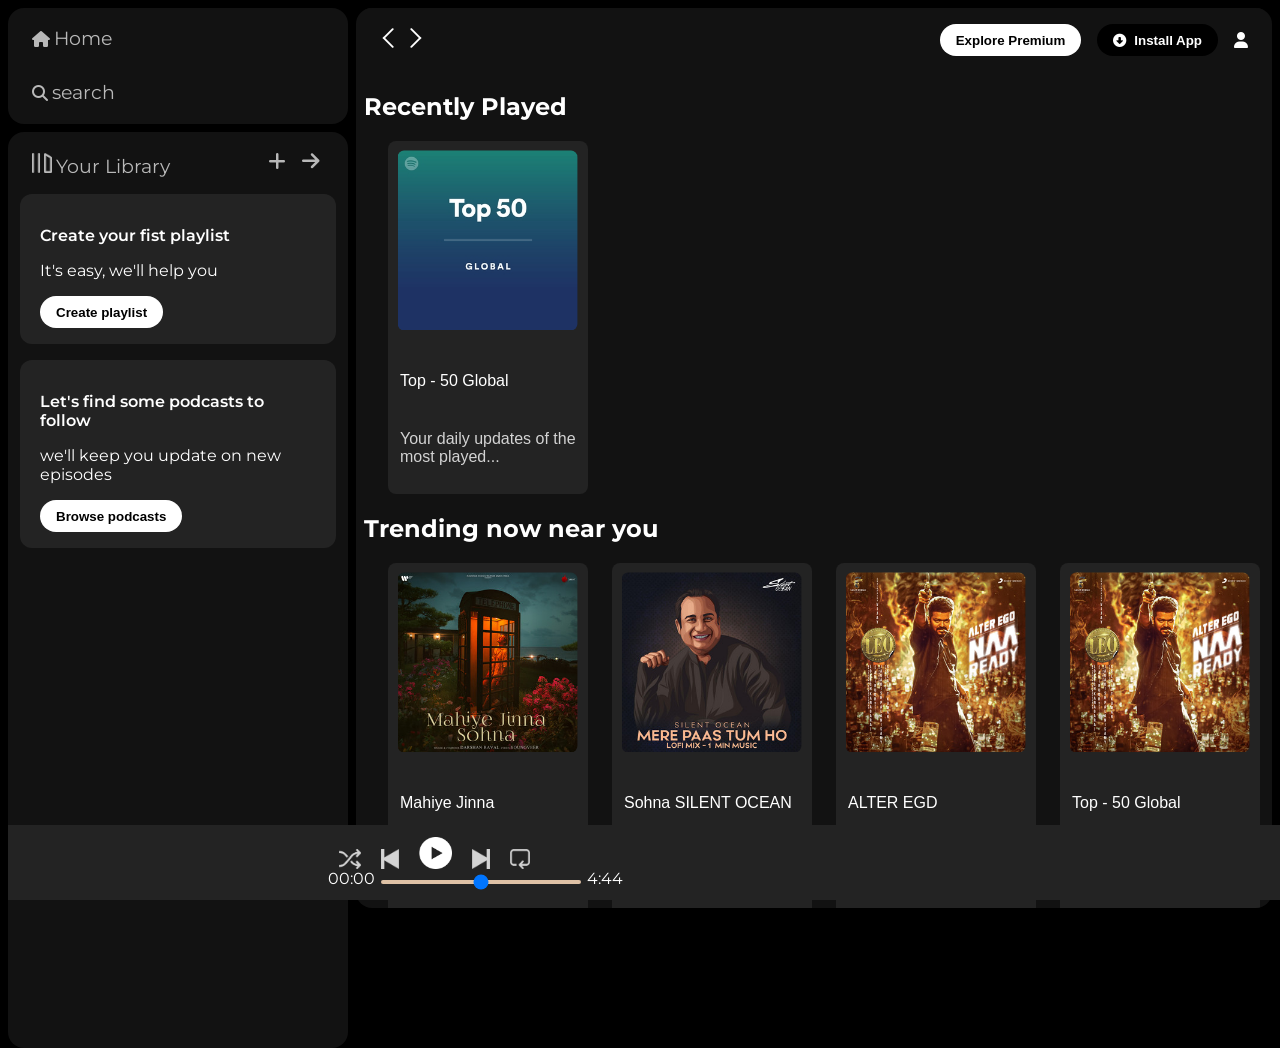
<file: index.html>
<!DOCTYPE html>
<html lang="en">
<head>
  <meta charset="UTF-8" />
  <meta name="viewport" content="width=device-width, initial-scale=1.0" />
  
  <!-- Font Awesome Icons -->
  <link
    rel="stylesheet"
    href="https://cdnjs.cloudflare.com/ajax/libs/font-awesome/6.7.2/css/all.min.css"
    integrity="sha512-Evv84Mr4kqVGRNSgIGL/F/aIDqQb7xQ2vcrdIwxfjThSH8CSR7PBEakCr51Ck+w+/U6swU2Im1vVX0SVk9ABhg=="
    crossorigin="anonymous"
    referrerpolicy="no-referrer"
  />

  <!-- Favicon -->
  <link rel="icon" href="/image/logo.png" />
  

  <title>Spotify-Web Player: Music for everyone</title>
  <link rel="stylesheet" href="style.css">
  <link rel="preconnect" href="https://fonts.googleapis.com">
  <link rel="preconnect" href="https://fonts.gstatic.com" 
  crossorigin>
  <link href="https://fonts.googleapis.com/css2?family=Montserrat:ital,wght@0,100..900;1,100..900&family=Open+Sans:ital,wght@0,300..800;1,300..800&display=swap" rel="stylesheet">
</head>
<body>
    <div class="main">
        <div class="sidebar">
            <div class="nav">
                <div class="nav-option">
                    <i class="fa-solid fa-house"></i>
                    <a href="#">Home</a>
                </div> 
                <div class="nav-option">
                    <i class="fa-solid fa-magnifying-glass"></i>
                    <a href="#">search</a>
                </div>
            </div >
            <div class="library">
                <div class="options">
                    <div class="lib-option nav-option">
                        <img src="./image/library_icon.png">
                        <a href="#">Your Library</a>
                    </div>
                    <div class="icons">
                        <i class="fa-solid fa-plus"></i>
                        <i class="fa-solid fa-arrow-right"></i>
                    </div>
                 </div>
                <div class="lib-boxes">
                    <div class="box">
                        <p class="box-p1">Create your fist playlist</p>
                        <p class="box-p2">It's easy, we'll help you</p>
                        <button class="badge">Create playlist</button>
                    </div>
                    <div class="box">
                        <p class="box-p1">Let's find some podcasts to follow</p>
                        <p class="box-p2">we'll keep you update on new episodes</p>
                        <button class="badge">Browse podcasts</button>
                    </div>
                </div>
            </div>
        </div>
        <div class="main-content">
            <div class="sticky-nav">
                <div class="sticky-nav-icons">
                   <img src="./image/backward_icon.png">
                   <img src="./image/forward_icon.png">
                </div>
                <div class="sticky-nav-options">
                     <button class="badge nav-items">Explore Premium</button>
                     <button class="badge nav-items dark-badge"><i class="fa-solid fa-circle-down" style="margin-right: 0.5rem;"></i>Install App</button>
                     <i class="fa-solid fa-user nav-items"></i>
                </div>
                
               
            </div>
            
                <h2>Recently Played</h2>
                <div class="cards-container">
            
                    <div class="card">
                        <img src="./image/card1img.jpeg">
                      
                         <p class="card-title">Top - 50 Global</p>
                         <p class="card-info">Your daily updates of the most played...</p>
                    </div>
                </div>

                <h2>Trending now near you</h2>
                <div class="cards-container">
                    <div class="card">
                        <img src="./image/card2img.jpeg">
                      
                         <p class="card-title">Mahiye Jinna</p>
                         <p class="card-info">Your daily updates of the most played...</p>
                    </div>
                    <div class="card">
                        <img src="./image/card3img.jpeg">
                      
                         <p class="card-title">Sohna SILENT OCEAN</p>
                         <p class="card-info">MERE PASS TUM HO...</p>
                    </div>
                    <div class="card">
                        <img src="./image/card4img.jpeg">
                      
                         <p class="card-title">ALTER EGD </p>
                         <p class="card-info">NM READY...</p>
                    </div>
                    <div class="card">
                        <img src="./image/card4img.jpeg">
                      
                         <p class="card-title">Top - 50 Global</p>
                         <p class="card-info">Your daily updates of the most played...</p>
                    </div>
                </div>
                  <h2>Feature Chart</h2>
                <div class="cards-container">
            
                    <div class="card">
                        <img src="./image/card5img.jpeg">
                      
                         <p class="card-title">Top - Songs Global</p>
                         <p class="card-info">Your daily updates of the most played...</p>
                    </div>
                    
                    <div class="card">
                        <img src="./image/card6img.jpeg">
                      
                         <p class="card-title">Top - Songs India</p>
                         <p class="card-info">Your daily updates of the most played...</p>
                    </div>
                    
                    <div class="card">
                        <img src="./image/card4img.jpeg">
                      
                         <p class="card-title">AlERT EDG</p>
                         <p class="card-info">Your daily updates of the most played...</p>
                    </div>
                    
                    <div class="card">
                        <img src="./image/card1img.jpeg">
                      
                         <p class="card-title">Top - 50 Global</p>
                         <p class="card-info">Your daily updates of the most played...</p>
                    </div>
                </div>


                 <div class="footer">
                    <div class="line"></div>
                 </div>
                 
        </div>
       
      

        <div class="music-player">
            <div class="album"></div>
            <div class="player">
                <div class="player-controls">
                    <img src="./image/player_icon1.png" class="player-control-icons">
                    <img src="./image/player_icon2.png"
                    class="player-control-icons">
                    <img src="./image/player_icon3.png"
                    class="player-control-icons" style="opacity: 1.4; height:2rem " >
                    <img src="./image/player_icon4.png"
                    class="player-control-icons">
                    <img src="./image/player_icon5.png"
                    class="player-control-icons">
                </div>
                <div class="playback-bar">
                    <span class="curr-time">00:00</span>
                    <input type="range" min="0" max="100" class="progress-bar" step="1">
                    <span class="tot-time">4:44</span>

                </div>

            </div>
            <div class="control"></div>
        </div>
    </div>

  
</body>
</html>
</file>
<file: style.css>
body{
      font-family: "Montserrat", sans-serif;
      margin: 0;
      background-color: black;
      color: white;
      overflow:hidden;
}

.main{
    display: flex;
    height: 100vh;
    padding: 0.5rem;
}

.sidebar{
  background-color: black;
   width: 340px;
   border-radius: 1rem;
   margin-right: 0.5rem;
   
}

.main-content{
    background-color: #121212;
    flex: 1;
    border-radius: 1rem;
    overflow-y: auto;
    padding:0 0.5rem 0 0.5rem ;
}



.music-player{
    background-color:#232323;
    position:fixed ;
    bottom: 0;
    width: 100%;
    height: 75px; 

}
a{
    text-decoration:none ;
    color: white;
}

.nav{
   
background-color: #121212;
    display: flex;
    border-radius: 1rem;
    flex-direction: column;
    justify-content: center;
    height:100px ;
    padding: 0.5rem 0.75rem;
}
.nav-option{
    line-height: 2.25rem;
    opacity: 0.7;
    padding:0.5rem 0.75rem ;
}
.nav-option:hover{
   
    opacity: 1;
}
.nav-option i{
    font-size: 1.25;
    

}
.nav-option a{
    font-size:1.2rem ;


}
.library{
    background-color: #121212;
    border-radius: 1rem;
    height: 100%;
    margin-top: 0.5rem;
    padding: 0.5rem 0.75rem;

}
.options{
    display: flex;
    justify-content: space-between;

}

.lib-option img{
    height: 1.25rem;
    width: 1.25rem;

}
.icons{
    font-size: 1.25rem;
    display: flex;
    
    
}
.icons i{
    opacity: 0.7;
    margin-right: 1rem;
    padding: 0.7rem 0rem;
    
}
.icons i:hover{
    opacity: 1;
    margin-right: 1rem;
}
.box{
    background-color: #232323;
    height: rem;
    border-radius: 0.75rem;
    margin: 1.25 0 0.5rem 0;
    padding: 1rem 1.25rem;
    margin-bottom: 1rem;
}
.box-p1{
    font-size: 1rem;
    font-weight:600;
}
.box-p2{
    font-size: 0.75;
    opacity:9;
}
.badge{
    background-color: white;
    border: none;
    border-radius: 100px;
    padding: 0.25rem 1rem;
    font-weight: 700;
    margin-top: 0.rem;
    height: 2rem;
    width: fit-content;

}
 .dark-badge{
    background-color: black;
    color: white; }


.sticky-nav{
    
   position: sticky; 
   top: 0;
   
   background-color: #121212;
   display: flex;
   justify-content: space-between;
   align-items: center;
   padding: 1rem 0 1rem 0;
   z-index: 20;
   
   


}
.sticky-nav-icons{
    margin-left: 0.75rem;
}
.sticky-nav-options{
    display: flex;
    justify-content: center;
    align-items: center;

}
.nav-items{
    margin-right: 1rem;
}

.card{
    background-color: #232323;
    width: 200px;
    border-radius: 0.5rem;
    font-family: sans-serif;
    margin-left: 1.5rem;
    
    
    
}


.cards-container{
    display: flex;
    flex-wrap: 2;
}
.card img{
    width: 90%;
    border-radius: 1rem;
    padding: 0.6rem ;
    
    
    
  
}
.card-title{
    font-size: 700;
    padding: 0.75rem;
}
.card-info{
    font-size: 8.5;
    opacity: 0.8;
    padding: 0.75rem;
}
.footer{
    height: 300px;
    display: flex;
    align-items: center;
    justify-content: center;
}
.line{
    width: 90%;
    height:50% ;
    border-top: 1px solid white;
    opacity: 0.4;
}

.music-player{
    display: flex;
}

.album{
    width: 25%;
}

.player{
    width: 50%;
    
    
   

}
.controls{
    width: 25%;
}
.player-contros{
     display: flex;
    justify-content: space-between;
    align-items: center; 
    

}
 .player-control-icons{
    
    height: 20px;
    margin-left:1rem;
    margin-top: 0.5rem;
    
    opacity: 0.8; 
    justify-content: space-between;
    align-items: center;
    top:50%;
    left: 50%;
    transform: translate(-5px,4px);
    
    
    /* position: absolute; */
    
     
    
    
    
    

} 

.player-control-icons:hover{
    opacity: 1.2;
}
.playback-bar{
    
   margin-bottom: auto;
}
.progress-bar{
    width: 200px;
    appearance: none;
    background-color: rgb(222, 193, 165);
    cursor: pointer;
    height: 0.25rem;
    border-radius: 1rem;
    justify-content: center;
    align-items: center;

} 
.progress-bar::-webkit-slider-thumb{
   background-color: aquamarine;
    height: 2remrem;
    
}
</file>
